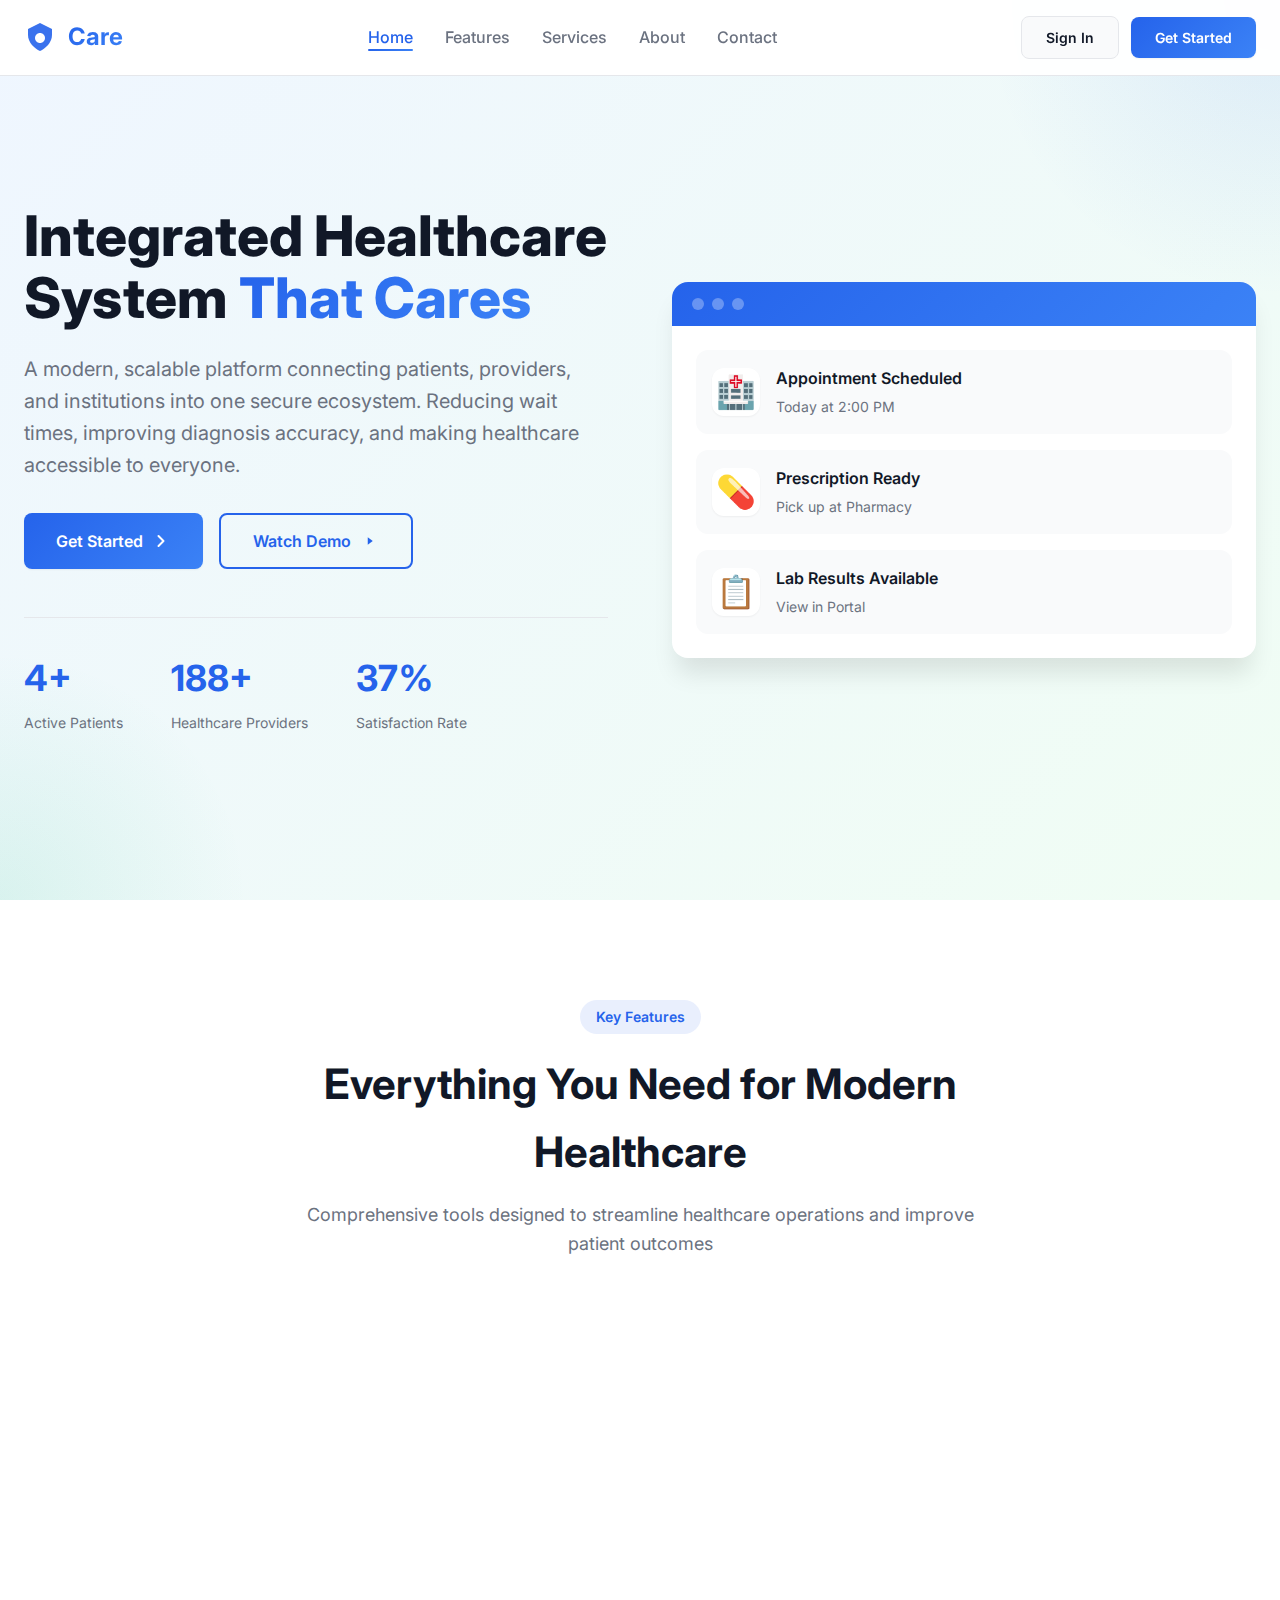
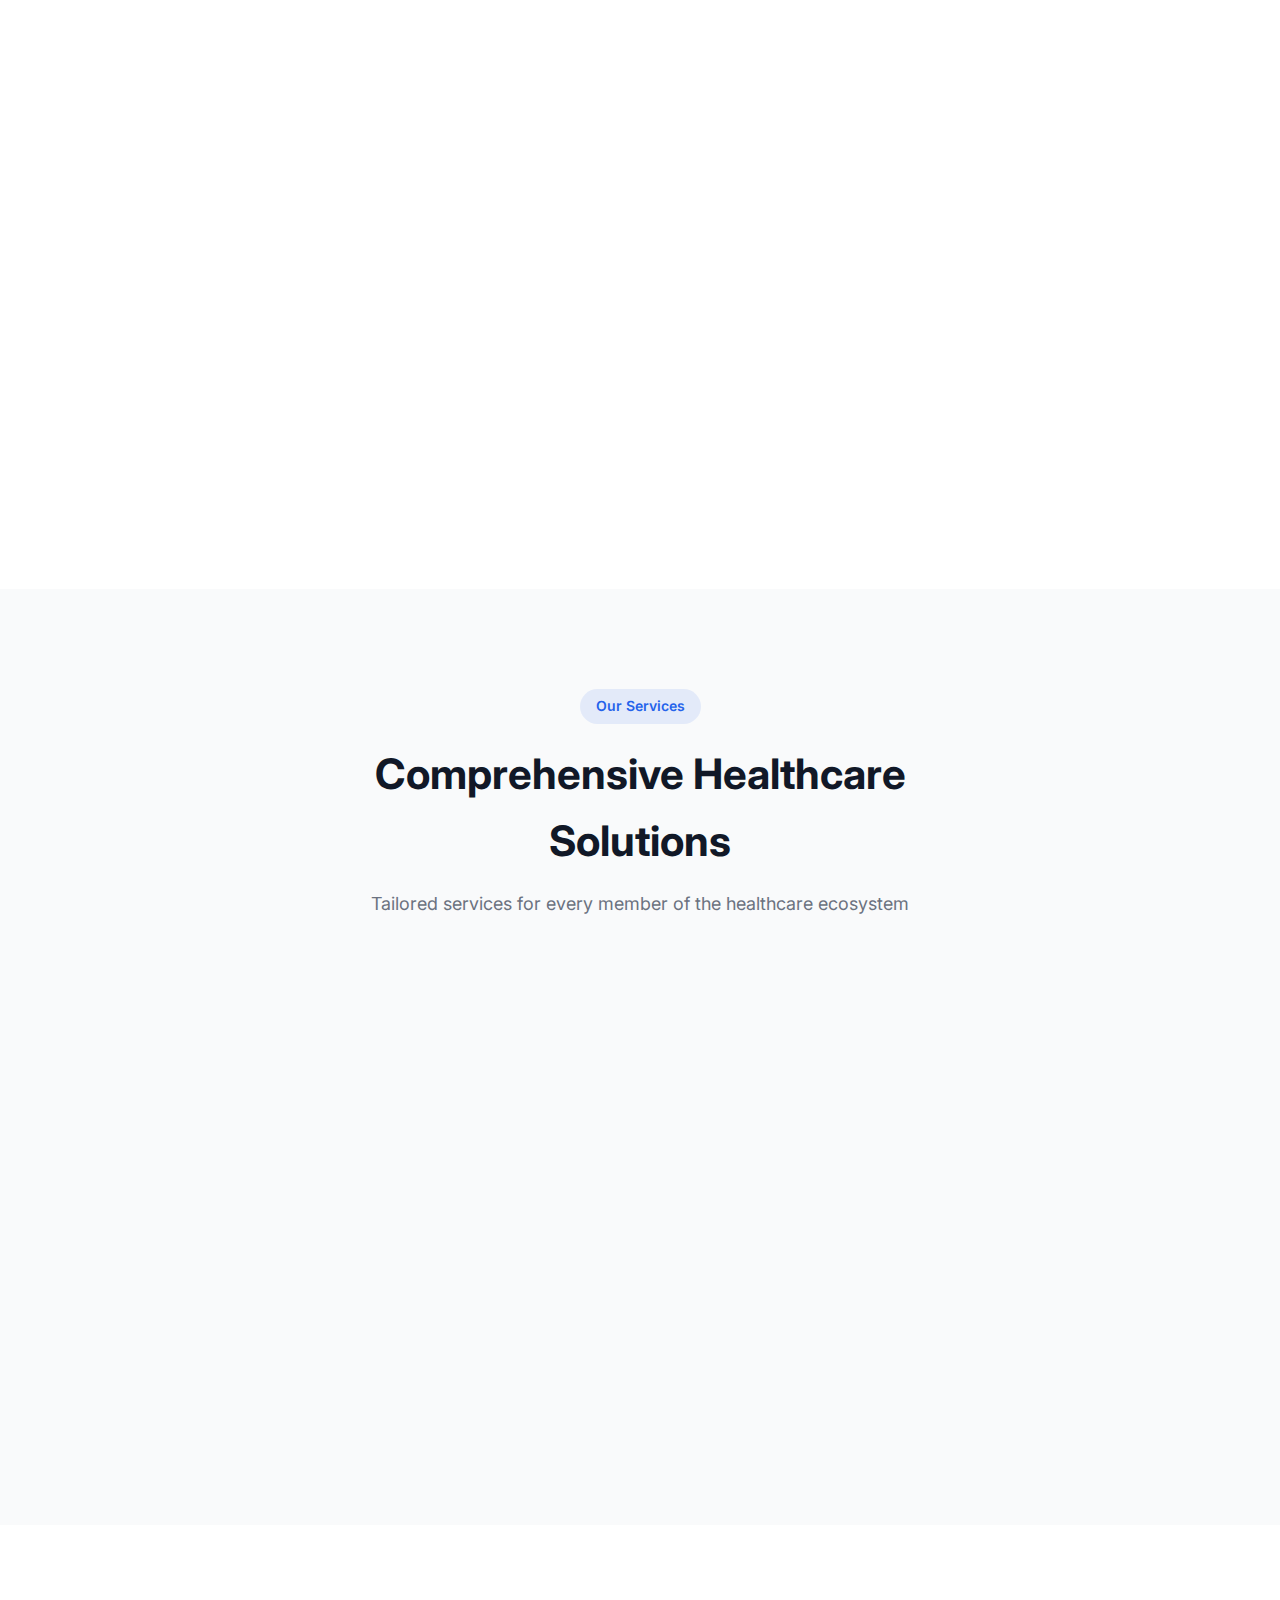
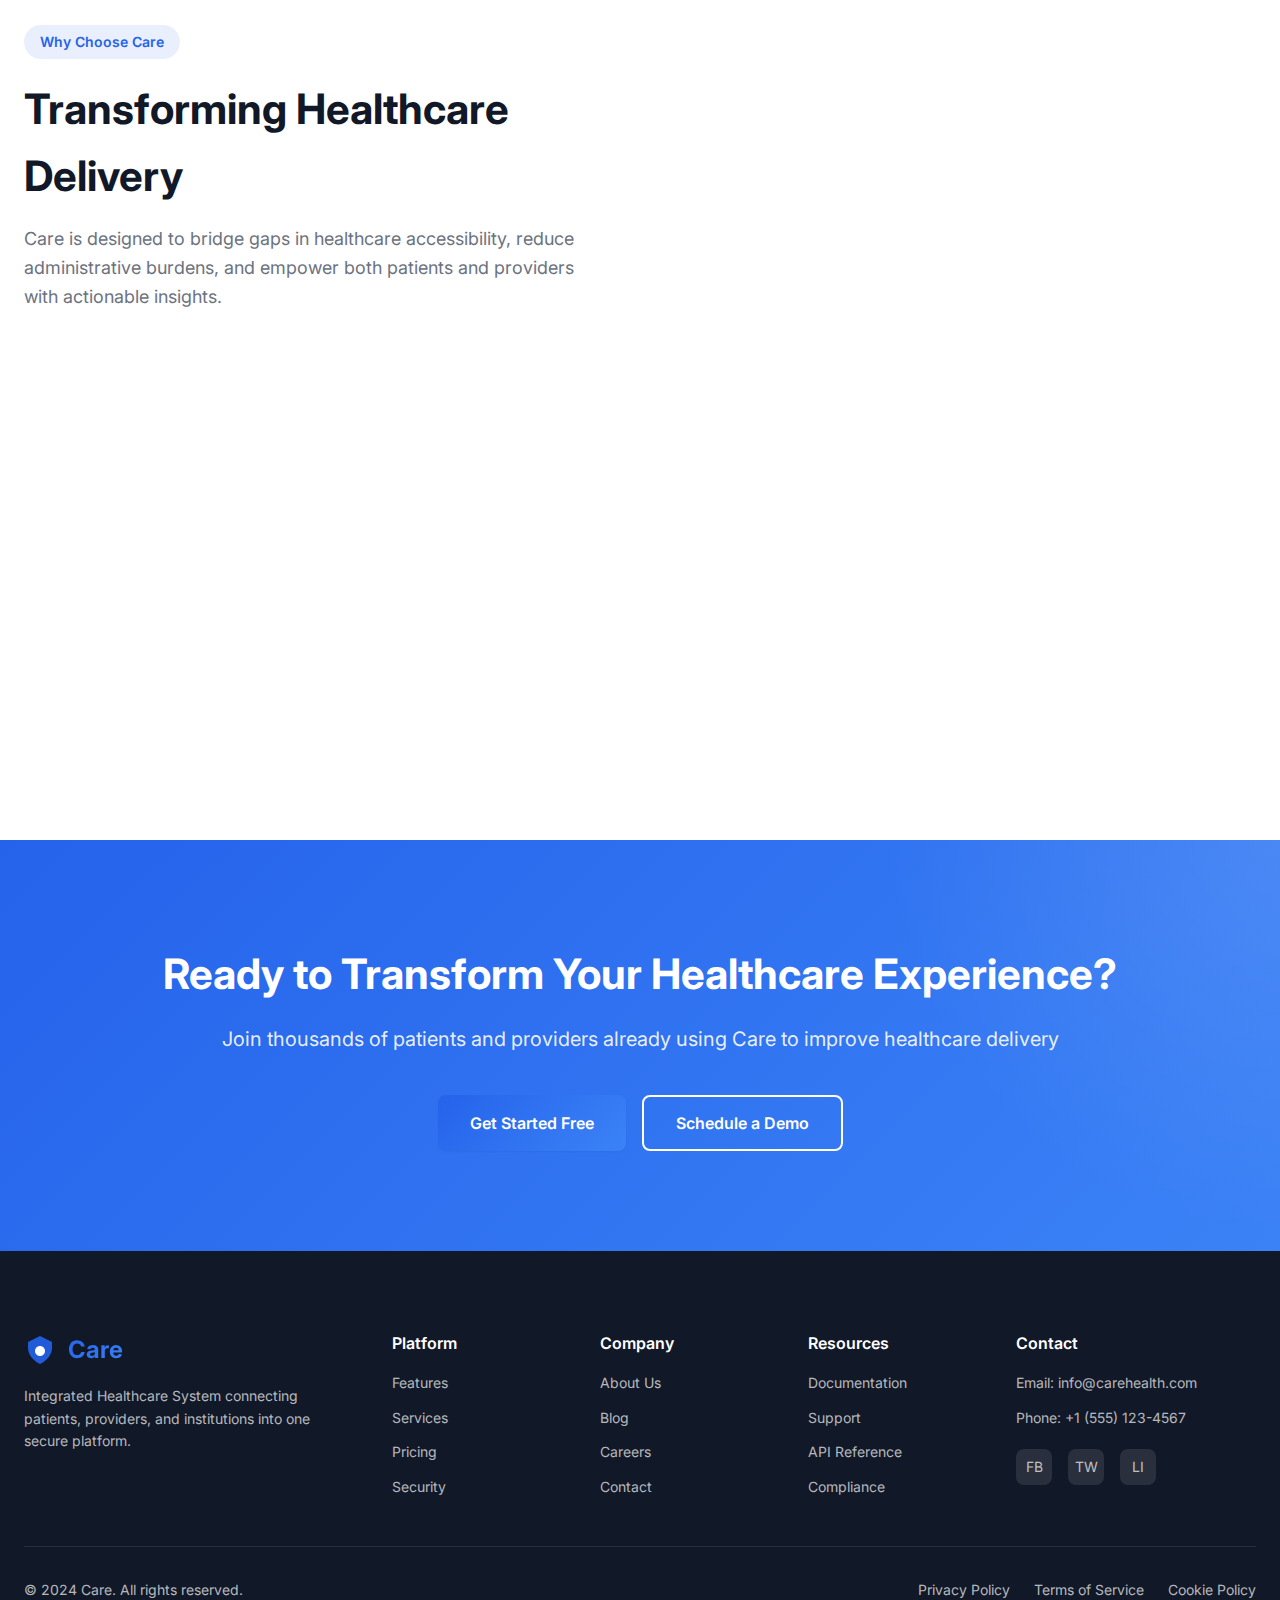
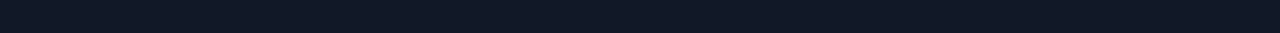
<file: index.html>
<!DOCTYPE html>
<html lang="en">
<head>
    <meta charset="UTF-8">
    <meta name="viewport" content="width=device-width, initial-scale=1.0">
    <meta name="description" content="Care - Integrated Healthcare System. A modern, scalable healthcare management platform connecting patients, providers, and institutions.">
    <title>Care - Integrated Healthcare System</title>
    <link rel="stylesheet" href="styles.css">
    <link rel="preconnect" href="https://fonts.googleapis.com">
    <link rel="preconnect" href="https://fonts.gstatic.com" crossorigin>
    <link href="https://fonts.googleapis.com/css2?family=Inter:wght@300;400;500;600;700;800&display=swap" rel="stylesheet">
</head>
<body>
    <!-- Navigation -->
    <nav class="navbar" id="navbar">
        <div class="container">
            <div class="nav-content">
                <div class="logo">
                    <svg width="32" height="32" viewBox="0 0 32 32" fill="none" xmlns="http://www.w3.org/2000/svg">
                        <path d="M16 2L4 8V14C4 21.5 10.5 27.5 16 30C21.5 27.5 28 21.5 28 14V8L16 2Z" fill="#2563EB" fill-opacity="0.9"/>
                        <path d="M16 22C18.7614 22 21 19.7614 21 17C21 14.2386 18.7614 12 16 12C13.2386 12 11 14.2386 11 17C11 19.7614 13.2386 22 16 22Z" fill="white"/>
                    </svg>
                    <span class="logo-text">Care</span>
                </div>
                <ul class="nav-menu" id="navMenu">
                    <li><a href="#home" class="nav-link active">Home</a></li>
                    <li><a href="#features" class="nav-link">Features</a></li>
                    <li><a href="#services" class="nav-link">Services</a></li>
                    <li><a href="#about" class="nav-link">About</a></li>
                    <li><a href="#contact" class="nav-link">Contact</a></li>
                </ul>
                <div class="nav-buttons">
                    <button class="btn btn-secondary">Sign In</button>
                    <button class="btn btn-primary">Get Started</button>
                </div>
                <button class="hamburger" id="hamburger">
                    <span></span>
                    <span></span>
                    <span></span>
                </button>
            </div>
        </div>
    </nav>

    <!-- Hero Section -->
    <section class="hero" id="home">
        <div class="hero-background"></div>
        <div class="container">
            <div class="hero-content">
                <div class="hero-text">
                    <h1 class="hero-title">
                        Integrated Healthcare System
                        <span class="gradient-text">That Cares</span>
                    </h1>
                    <p class="hero-description">
                        A modern, scalable platform connecting patients, providers, and institutions 
                        into one secure ecosystem. Reducing wait times, improving diagnosis accuracy, 
                        and making healthcare accessible to everyone.
                    </p>
                    <div class="hero-buttons">
                        <button class="btn btn-primary btn-large">
                            Get Started
                            <svg width="20" height="20" viewBox="0 0 20 20" fill="none">
                                <path d="M7.5 15L12.5 10L7.5 5" stroke="currentColor" stroke-width="2" stroke-linecap="round" stroke-linejoin="round"/>
                            </svg>
                        </button>
                        <button class="btn btn-outline btn-large">
                            Watch Demo
                            <svg width="20" height="20" viewBox="0 0 20 20" fill="none">
                                <path d="M8.75 6.25L13.75 10L8.75 13.75V6.25Z" fill="currentColor"/>
                            </svg>
                        </button>
                    </div>
                    <div class="hero-stats">
                        <div class="stat-item">
                            <div class="stat-number">10K+</div>
                            <div class="stat-label">Active Patients</div>
                        </div>
                        <div class="stat-item">
                            <div class="stat-number">500+</div>
                            <div class="stat-label">Healthcare Providers</div>
                        </div>
                        <div class="stat-item">
                            <div class="stat-number">98%</div>
                            <div class="stat-label">Satisfaction Rate</div>
                        </div>
                    </div>
                </div>
                <div class="hero-image">
                    <div class="hero-card">
                        <div class="card-header">
                            <div class="card-dots">
                                <span></span>
                                <span></span>
                                <span></span>
                            </div>
                        </div>
                        <div class="card-content">
                            <div class="dashboard-preview">
                                <div class="dashboard-item">
                                    <div class="dashboard-icon">🏥</div>
                                    <div class="dashboard-text">
                                        <div class="dashboard-title">Appointment Scheduled</div>
                                        <div class="dashboard-subtitle">Today at 2:00 PM</div>
                                    </div>
                                </div>
                                <div class="dashboard-item">
                                    <div class="dashboard-icon">💊</div>
                                    <div class="dashboard-text">
                                        <div class="dashboard-title">Prescription Ready</div>
                                        <div class="dashboard-subtitle">Pick up at Pharmacy</div>
                                    </div>
                                </div>
                                <div class="dashboard-item">
                                    <div class="dashboard-icon">📋</div>
                                    <div class="dashboard-text">
                                        <div class="dashboard-title">Lab Results Available</div>
                                        <div class="dashboard-subtitle">View in Portal</div>
                                    </div>
                                </div>
                            </div>
                        </div>
                    </div>
                </div>
            </div>
        </div>
    </section>

    <!-- Features Section -->
    <section class="features" id="features">
        <div class="container">
            <div class="section-header">
                <span class="section-tag">Key Features</span>
                <h2 class="section-title">Everything You Need for Modern Healthcare</h2>
                <p class="section-description">
                    Comprehensive tools designed to streamline healthcare operations and improve patient outcomes
                </p>
            </div>
            <div class="features-grid">
                <div class="feature-card">
                    <div class="feature-icon">
                        <svg width="32" height="32" viewBox="0 0 32 32" fill="none">
                            <path d="M16 2L4 8V14C4 21.5 10.5 27.5 16 30C21.5 27.5 28 21.5 28 14V8L16 2Z" fill="#2563EB" fill-opacity="0.1"/>
                            <path d="M16 22C18.7614 22 21 19.7614 21 17C21 14.2386 18.7614 12 16 12C13.2386 12 11 14.2386 11 17C11 19.7614 13.2386 22 16 22Z" fill="#2563EB"/>
                        </svg>
                    </div>
                    <h3 class="feature-title">Patient Management</h3>
                    <p class="feature-description">
                        Digital patient profiles with complete medical history, allergy tracking, 
                        vaccination records, and secure QR-based Medical ID for emergency access.
                    </p>
                    <a href="#" class="feature-link">Learn more →</a>
                </div>
                <div class="feature-card">
                    <div class="feature-icon">
                        <svg width="32" height="32" viewBox="0 0 32 32" fill="none">
                            <rect x="4" y="6" width="24" height="20" rx="2" fill="#2563EB" fill-opacity="0.1"/>
                            <path d="M8 14H24M8 18H20M8 22H16" stroke="#2563EB" stroke-width="2" stroke-linecap="round"/>
                        </svg>
                    </div>
                    <h3 class="feature-title">Appointment & Queue System</h3>
                    <p class="feature-description">
                        Online appointment booking with real-time queue monitoring, SMS/Email notifications, 
                        and intelligent scheduling to minimize wait times.
                    </p>
                    <a href="#" class="feature-link">Learn more →</a>
                </div>
                <div class="feature-card">
                    <div class="feature-icon">
                        <svg width="32" height="32" viewBox="0 0 32 32" fill="none">
                            <path d="M6 8H26C27.1046 8 28 8.89543 28 10V26C28 27.1046 27.1046 28 26 28H6C4.89543 28 4 27.1046 4 26V10C4 8.89543 4.89543 8 6 8Z" fill="#2563EB" fill-opacity="0.1"/>
                            <path d="M10 14H22M10 18H18M10 22H16" stroke="#2563EB" stroke-width="2" stroke-linecap="round"/>
                        </svg>
                    </div>
                    <h3 class="feature-title">Electronic Medical Records</h3>
                    <p class="feature-description">
                        Complete EMR system with doctor notes, lab results, imaging uploads, 
                        prescription history, and encrypted visit timeline.
                    </p>
                    <a href="#" class="feature-link">Learn more →</a>
                </div>
                <div class="feature-card">
                    <div class="feature-icon">
                        <svg width="32" height="32" viewBox="0 0 32 32" fill="none">
                            <circle cx="16" cy="16" r="12" fill="#2563EB" fill-opacity="0.1"/>
                            <path d="M12 16L15 19L20 14" stroke="#2563EB" stroke-width="2" stroke-linecap="round" stroke-linejoin="round"/>
                        </svg>
                    </div>
                    <h3 class="feature-title">AI-Assisted Diagnosis</h3>
                    <p class="feature-description">
                        Advanced symptom checker, health risk scoring, abnormal lab result detection, 
                        and drug interaction warnings to support healthcare professionals.
                    </p>
                    <a href="#" class="feature-link">Learn more →</a>
                </div>
                <div class="feature-card">
                    <div class="feature-icon">
                        <svg width="32" height="32" viewBox="0 0 32 32" fill="none">
                            <rect x="6" y="4" width="20" height="24" rx="2" fill="#2563EB" fill-opacity="0.1"/>
                            <path d="M12 12H20M12 16H18M12 20H16" stroke="#2563EB" stroke-width="2" stroke-linecap="round"/>
                        </svg>
                    </div>
                    <h3 class="feature-title">Pharmacy & Prescription</h3>
                    <p class="feature-description">
                        Electronic prescriptions, medicine availability lookup, automatic refill reminders, 
                        and controlled drug monitoring for safe medication management.
                    </p>
                    <a href="#" class="feature-link">Learn more →</a>
                </div>
                <div class="feature-card">
                    <div class="feature-icon">
                        <svg width="32" height="32" viewBox="0 0 32 32" fill="none">
                            <circle cx="16" cy="16" r="10" fill="#2563EB" fill-opacity="0.1"/>
                            <path d="M16 10V16L20 18" stroke="#2563EB" stroke-width="2" stroke-linecap="round"/>
                        </svg>
                    </div>
                    <h3 class="feature-title">Laboratory Integration</h3>
                    <p class="feature-description">
                        Online lab test requests, automatic result uploads, normal range comparison, 
                        and critical value alerts for timely patient care.
                    </p>
                    <a href="#" class="feature-link">Learn more →</a>
                </div>
            </div>
        </div>
    </section>

    <!-- Services Section -->
    <section class="services" id="services">
        <div class="container">
            <div class="section-header">
                <span class="section-tag">Our Services</span>
                <h2 class="section-title">Comprehensive Healthcare Solutions</h2>
                <p class="section-description">
                    Tailored services for every member of the healthcare ecosystem
                </p>
            </div>
            <div class="services-grid">
                <div class="service-card">
                    <div class="service-number">01</div>
                    <h3 class="service-title">For Patients</h3>
                    <ul class="service-list">
                        <li>Secure access to medical records</li>
                        <li>Easy appointment booking</li>
                        <li>Prescription management</li>
                        <li>Lab results in real-time</li>
                        <li>Emergency Medical ID</li>
                    </ul>
                </div>
                <div class="service-card">
                    <div class="service-number">02</div>
                    <h3 class="service-title">For Healthcare Providers</h3>
                    <ul class="service-list">
                        <li>Integrated EMR system</li>
                        <li>AI-assisted diagnosis support</li>
                        <li>Patient queue management</li>
                        <li>Electronic prescriptions</li>
                        <li>Analytics dashboard</li>
                    </ul>
                </div>
                <div class="service-card">
                    <div class="service-number">03</div>
                    <h3 class="service-title">For Institutions</h3>
                    <ul class="service-list">
                        <li>Multi-facility management</li>
                        <li>Billing & insurance tracking</li>
                        <li>Performance analytics</li>
                        <li>Inventory forecasting</li>
                        <li>Compliance reporting</li>
                    </ul>
                </div>
            </div>
        </div>
    </section>

    <!-- Benefits Section -->
    <section class="benefits" id="about">
        <div class="container">
            <div class="benefits-content">
                <div class="benefits-text">
                    <span class="section-tag">Why Choose Care</span>
                    <h2 class="section-title">Transforming Healthcare Delivery</h2>
                    <p class="benefits-description">
                        Care is designed to bridge gaps in healthcare accessibility, reduce administrative 
                        burdens, and empower both patients and providers with actionable insights.
                    </p>
                    <div class="benefits-list">
                        <div class="benefit-item">
                            <div class="benefit-icon">✓</div>
                            <div class="benefit-content">
                                <h4>Unified Records</h4>
                                <p>Access medical records from any participating facility</p>
                            </div>
                        </div>
                        <div class="benefit-item">
                            <div class="benefit-icon">✓</div>
                            <div class="benefit-content">
                                <h4>AI-Powered Support</h4>
                                <p>Advanced clinical decision support tools</p>
                            </div>
                        </div>
                        <div class="benefit-item">
                            <div class="benefit-icon">✓</div>
                            <div class="benefit-content">
                                <h4>Mobile-First Design</h4>
                                <p>Responsive platform accessible from any device</p>
                            </div>
                        </div>
                        <div class="benefit-item">
                            <div class="benefit-icon">✓</div>
                            <div class="benefit-content">
                                <h4>Enterprise Security</h4>
                                <p>End-to-end encryption and HIPAA compliance-ready</p>
                            </div>
                        </div>
                        <div class="benefit-item">
                            <div class="benefit-icon">✓</div>
                            <div class="benefit-content">
                                <h4>Scalable Solution</h4>
                                <p>From single clinic to city-wide deployment</p>
                            </div>
                        </div>
                    </div>
                </div>
                <div class="benefits-image">
                    <div class="benefits-card">
                        <div class="security-badge">
                            <svg width="24" height="24" viewBox="0 0 24 24" fill="none">
                                <path d="M12 22C17.5228 22 22 17.5228 22 12C22 6.47715 17.5228 2 12 2C6.47715 2 2 6.47715 2 12C2 17.5228 6.47715 22 12 22Z" fill="#10B981" fill-opacity="0.1"/>
                                <path d="M8 12L11 15L16 10" stroke="#10B981" stroke-width="2" stroke-linecap="round" stroke-linejoin="round"/>
                            </svg>
                            <span>Secure & Compliant</span>
                        </div>
                        <h4>Security Features</h4>
                        <ul class="security-list">
                            <li>Two-Factor Authentication</li>
                            <li>End-to-End Encryption</li>
                            <li>Activity Logging</li>
                            <li>Role-Based Access</li>
                            <li>HIPAA-Inspired Compliance</li>
                        </ul>
                    </div>
                </div>
            </div>
        </div>
    </section>

    <!-- CTA Section -->
    <section class="cta">
        <div class="container">
            <div class="cta-content">
                <h2 class="cta-title">Ready to Transform Your Healthcare Experience?</h2>
                <p class="cta-description">
                    Join thousands of patients and providers already using Care to improve healthcare delivery
                </p>
                <div class="cta-buttons">
                    <button class="btn btn-primary btn-large">Get Started Free</button>
                    <button class="btn btn-outline btn-large">Schedule a Demo</button>
                </div>
            </div>
        </div>
    </section>

    <!-- Footer -->
    <footer class="footer" id="contact">
        <div class="container">
            <div class="footer-content">
                <div class="footer-section">
                    <div class="logo">
                        <svg width="32" height="32" viewBox="0 0 32 32" fill="none" xmlns="http://www.w3.org/2000/svg">
                            <path d="M16 2L4 8V14C4 21.5 10.5 27.5 16 30C21.5 27.5 28 21.5 28 14V8L16 2Z" fill="#2563EB" fill-opacity="0.9"/>
                            <path d="M16 22C18.7614 22 21 19.7614 21 17C21 14.2386 18.7614 12 16 12C13.2386 12 11 14.2386 11 17C11 19.7614 13.2386 22 16 22Z" fill="white"/>
                        </svg>
                        <span class="logo-text">Care</span>
                    </div>
                    <p class="footer-description">
                        Integrated Healthcare System connecting patients, providers, and institutions 
                        into one secure platform.
                    </p>
                </div>
                <div class="footer-section">
                    <h4 class="footer-title">Platform</h4>
                    <ul class="footer-links">
                        <li><a href="#features">Features</a></li>
                        <li><a href="#services">Services</a></li>
                        <li><a href="#">Pricing</a></li>
                        <li><a href="#">Security</a></li>
                    </ul>
                </div>
                <div class="footer-section">
                    <h4 class="footer-title">Company</h4>
                    <ul class="footer-links">
                        <li><a href="#about">About Us</a></li>
                        <li><a href="#">Blog</a></li>
                        <li><a href="#">Careers</a></li>
                        <li><a href="#contact">Contact</a></li>
                    </ul>
                </div>
                <div class="footer-section">
                    <h4 class="footer-title">Resources</h4>
                    <ul class="footer-links">
                        <li><a href="#">Documentation</a></li>
                        <li><a href="#">Support</a></li>
                        <li><a href="#">API Reference</a></li>
                        <li><a href="#">Compliance</a></li>
                    </ul>
                </div>
                <div class="footer-section">
                    <h4 class="footer-title">Contact</h4>
                    <ul class="footer-links">
                        <li>Email: info@carehealth.com</li>
                        <li>Phone: +1 (555) 123-4567</li>
                        <li>
                            <div class="social-links">
                                <a href="#" aria-label="Facebook">FB</a>
                                <a href="#" aria-label="Twitter">TW</a>
                                <a href="#" aria-label="LinkedIn">LI</a>
                            </div>
                        </li>
                    </ul>
                </div>
            </div>
            <div class="footer-bottom">
                <p>&copy; 2024 Care. All rights reserved.</p>
                <div class="footer-legal">
                    <a href="#">Privacy Policy</a>
                    <a href="#">Terms of Service</a>
                    <a href="#">Cookie Policy</a>
                </div>
            </div>
        </div>
    </footer>

    <script src="script.js"></script>
</body>
</html>
</file>
<file: styles.css>
/* ========================================
   CSS Variables & Reset
   ======================================== */
:root {
    --primary-color: #2563EB;
    --primary-dark: #1E40AF;
    --primary-light: #3B82F6;
    --secondary-color: #10B981;
    --text-primary: #111827;
    --text-secondary: #6B7280;
    --text-light: #9CA3AF;
    --bg-primary: #FFFFFF;
    --bg-secondary: #F9FAFB;
    --bg-tertiary: #F3F4F6;
    --border-color: #E5E7EB;
    --shadow-sm: 0 1px 2px 0 rgba(0, 0, 0, 0.05);
    --shadow-md: 0 4px 6px -1px rgba(0, 0, 0, 0.1);
    --shadow-lg: 0 10px 15px -3px rgba(0, 0, 0, 0.1);
    --shadow-xl: 0 20px 25px -5px rgba(0, 0, 0, 0.1);
    --gradient-primary: linear-gradient(135deg, #2563EB 0%, #3B82F6 100%);
    --gradient-secondary: linear-gradient(135deg, #10B981 0%, #34D399 100%);
}

* {
    margin: 0;
    padding: 0;
    box-sizing: border-box;
}

html {
    scroll-behavior: smooth;
}

body {
    font-family: 'Inter', -apple-system, BlinkMacSystemFont, 'Segoe UI', Roboto, Oxygen, Ubuntu, Cantarell, sans-serif;
    line-height: 1.6;
    color: var(--text-primary);
    background-color: var(--bg-primary);
    overflow-x: hidden;
}

.container {
    max-width: 1280px;
    margin: 0 auto;
    padding: 0 24px;
}

/* ========================================
   Navigation
   ======================================== */
.navbar {
    position: fixed;
    top: 0;
    left: 0;
    right: 0;
    background: rgba(255, 255, 255, 0.95);
    backdrop-filter: blur(10px);
    border-bottom: 1px solid var(--border-color);
    z-index: 1000;
    transition: all 0.3s ease;
}

.navbar.scrolled {
    box-shadow: var(--shadow-md);
}

.nav-content {
    display: flex;
    align-items: center;
    justify-content: space-between;
    padding: 16px 0;
    gap: 32px;
}

.logo {
    display: flex;
    align-items: center;
    gap: 12px;
    font-size: 24px;
    font-weight: 700;
    color: var(--primary-color);
    text-decoration: none;
}

.logo-text {
    background: var(--gradient-primary);
    -webkit-background-clip: text;
    -webkit-text-fill-color: transparent;
    background-clip: text;
}

.nav-menu {
    display: flex;
    list-style: none;
    gap: 32px;
    align-items: center;
}

.nav-link {
    color: var(--text-secondary);
    text-decoration: none;
    font-weight: 500;
    transition: color 0.3s ease;
    position: relative;
}

.nav-link:hover,
.nav-link.active {
    color: var(--primary-color);
}

.nav-link.active::after {
    content: '';
    position: absolute;
    bottom: -4px;
    left: 0;
    right: 0;
    height: 2px;
    background: var(--gradient-primary);
    border-radius: 2px;
}

.nav-buttons {
    display: flex;
    gap: 12px;
    align-items: center;
}

.hamburger {
    display: none;
    flex-direction: column;
    gap: 4px;
    background: none;
    border: none;
    cursor: pointer;
    padding: 8px;
}

.hamburger span {
    width: 24px;
    height: 2px;
    background: var(--text-primary);
    transition: all 0.3s ease;
    border-radius: 2px;
}

/* ========================================
   Buttons
   ======================================== */
.btn {
    padding: 12px 24px;
    border-radius: 8px;
    font-weight: 600;
    font-size: 14px;
    cursor: pointer;
    transition: all 0.3s ease;
    border: none;
    display: inline-flex;
    align-items: center;
    gap: 8px;
    text-decoration: none;
    font-family: inherit;
}

.btn-primary {
    background: var(--gradient-primary);
    color: white;
    box-shadow: var(--shadow-sm);
}

.btn-primary:hover {
    transform: translateY(-2px);
    box-shadow: var(--shadow-md);
}

.btn-secondary {
    background: var(--bg-secondary);
    color: var(--text-primary);
    border: 1px solid var(--border-color);
}

.btn-secondary:hover {
    background: var(--bg-tertiary);
}

.btn-outline {
    background: transparent;
    color: var(--primary-color);
    border: 2px solid var(--primary-color);
}

.btn-outline:hover {
    background: var(--primary-color);
    color: white;
}

.btn-large {
    padding: 16px 32px;
    font-size: 16px;
}

/* ========================================
   Hero Section
   ======================================== */
.hero {
    position: relative;
    padding: 140px 0 100px;
    min-height: 100vh;
    display: flex;
    align-items: center;
    overflow: hidden;
}

.hero-background {
    position: absolute;
    top: 0;
    left: 0;
    right: 0;
    bottom: 0;
    background: linear-gradient(135deg, #EFF6FF 0%, #F0FDF4 100%);
    z-index: -1;
}

.hero-background::before {
    content: '';
    position: absolute;
    width: 600px;
    height: 600px;
    background: radial-gradient(circle, rgba(37, 99, 235, 0.1) 0%, transparent 70%);
    top: -300px;
    right: -300px;
    border-radius: 50%;
}

.hero-background::after {
    content: '';
    position: absolute;
    width: 500px;
    height: 500px;
    background: radial-gradient(circle, rgba(16, 185, 129, 0.1) 0%, transparent 70%);
    bottom: -250px;
    left: -250px;
    border-radius: 50%;
}

.hero-content {
    display: grid;
    grid-template-columns: 1fr 1fr;
    gap: 64px;
    align-items: center;
}

.hero-text {
    z-index: 1;
}

.hero-title {
    font-size: 56px;
    font-weight: 800;
    line-height: 1.1;
    margin-bottom: 24px;
    color: var(--text-primary);
}

.gradient-text {
    background: var(--gradient-primary);
    -webkit-background-clip: text;
    -webkit-text-fill-color: transparent;
    background-clip: text;
}

.hero-description {
    font-size: 20px;
    color: var(--text-secondary);
    margin-bottom: 32px;
    line-height: 1.6;
}

.hero-buttons {
    display: flex;
    gap: 16px;
    margin-bottom: 48px;
    flex-wrap: wrap;
}

.hero-stats {
    display: flex;
    gap: 48px;
    padding-top: 32px;
    border-top: 1px solid var(--border-color);
}

.stat-item {
    display: flex;
    flex-direction: column;
}

.stat-number {
    font-size: 36px;
    font-weight: 700;
    color: var(--primary-color);
    margin-bottom: 4px;
}

.stat-label {
    font-size: 14px;
    color: var(--text-secondary);
}

.hero-image {
    position: relative;
}

.hero-card {
    background: white;
    border-radius: 16px;
    box-shadow: var(--shadow-xl);
    overflow: hidden;
    transform: translateY(0);
    transition: transform 0.3s ease;
}

.hero-card:hover {
    transform: translateY(-8px);
}

.card-header {
    background: var(--gradient-primary);
    padding: 16px 20px;
}

.card-dots {
    display: flex;
    gap: 8px;
}

.card-dots span {
    width: 12px;
    height: 12px;
    border-radius: 50%;
    background: rgba(255, 255, 255, 0.3);
}

.card-content {
    padding: 24px;
}

.dashboard-preview {
    display: flex;
    flex-direction: column;
    gap: 16px;
}

.dashboard-item {
    display: flex;
    gap: 16px;
    align-items: center;
    padding: 16px;
    background: var(--bg-secondary);
    border-radius: 12px;
    transition: all 0.3s ease;
}

.dashboard-item:hover {
    background: var(--bg-tertiary);
    transform: translateX(4px);
}

.dashboard-icon {
    font-size: 32px;
    width: 48px;
    height: 48px;
    display: flex;
    align-items: center;
    justify-content: center;
    background: white;
    border-radius: 12px;
    box-shadow: var(--shadow-sm);
}

.dashboard-text {
    flex: 1;
}

.dashboard-title {
    font-weight: 600;
    color: var(--text-primary);
    margin-bottom: 4px;
}

.dashboard-subtitle {
    font-size: 14px;
    color: var(--text-secondary);
}

/* ========================================
   Section Styles
   ======================================== */
.section-header {
    text-align: center;
    max-width: 700px;
    margin: 0 auto 64px;
}

.section-tag {
    display: inline-block;
    padding: 6px 16px;
    background: rgba(37, 99, 235, 0.1);
    color: var(--primary-color);
    border-radius: 20px;
    font-size: 14px;
    font-weight: 600;
    margin-bottom: 16px;
}

.section-title {
    font-size: 42px;
    font-weight: 700;
    margin-bottom: 16px;
    color: var(--text-primary);
}

.section-description {
    font-size: 18px;
    color: var(--text-secondary);
    line-height: 1.6;
}

/* ========================================
   Features Section
   ======================================== */
.features {
    padding: 100px 0;
    background: var(--bg-primary);
}

.features-grid {
    display: grid;
    grid-template-columns: repeat(auto-fit, minmax(350px, 1fr));
    gap: 32px;
}

.feature-card {
    padding: 32px;
    background: white;
    border-radius: 16px;
    border: 1px solid var(--border-color);
    transition: all 0.3s ease;
}

.feature-card:hover {
    transform: translateY(-4px);
    box-shadow: var(--shadow-lg);
    border-color: var(--primary-color);
}

.feature-icon {
    width: 64px;
    height: 64px;
    display: flex;
    align-items: center;
    justify-content: center;
    background: rgba(37, 99, 235, 0.1);
    border-radius: 12px;
    margin-bottom: 24px;
}

.feature-title {
    font-size: 24px;
    font-weight: 600;
    margin-bottom: 12px;
    color: var(--text-primary);
}

.feature-description {
    font-size: 16px;
    color: var(--text-secondary);
    line-height: 1.6;
    margin-bottom: 16px;
}

.feature-link {
    color: var(--primary-color);
    text-decoration: none;
    font-weight: 600;
    font-size: 14px;
    transition: gap 0.3s ease;
    display: inline-flex;
    align-items: center;
    gap: 4px;
}

.feature-link:hover {
    gap: 8px;
}

/* ========================================
   Services Section
   ======================================== */
.services {
    padding: 100px 0;
    background: var(--bg-secondary);
}

.services-grid {
    display: grid;
    grid-template-columns: repeat(auto-fit, minmax(320px, 1fr));
    gap: 32px;
}

.service-card {
    padding: 40px;
    background: white;
    border-radius: 16px;
    box-shadow: var(--shadow-md);
    position: relative;
    transition: all 0.3s ease;
}

.service-card:hover {
    transform: translateY(-8px);
    box-shadow: var(--shadow-xl);
}

.service-number {
    position: absolute;
    top: 24px;
    right: 24px;
    font-size: 48px;
    font-weight: 800;
    color: rgba(37, 99, 235, 0.1);
    line-height: 1;
}

.service-title {
    font-size: 28px;
    font-weight: 600;
    margin-bottom: 24px;
    color: var(--text-primary);
}

.service-list {
    list-style: none;
}

.service-list li {
    padding: 12px 0;
    color: var(--text-secondary);
    position: relative;
    padding-left: 24px;
}

.service-list li::before {
    content: '✓';
    position: absolute;
    left: 0;
    color: var(--secondary-color);
    font-weight: 600;
}

/* ========================================
   Benefits Section
   ======================================== */
.benefits {
    padding: 100px 0;
    background: var(--bg-primary);
}

.benefits-content {
    display: grid;
    grid-template-columns: 1fr 1fr;
    gap: 64px;
    align-items: center;
}

.benefits-text .section-tag {
    margin-bottom: 16px;
}

.benefits-description {
    font-size: 18px;
    color: var(--text-secondary);
    margin-bottom: 40px;
    line-height: 1.6;
}

.benefits-list {
    display: flex;
    flex-direction: column;
    gap: 24px;
}

.benefit-item {
    display: flex;
    gap: 16px;
    align-items: flex-start;
}

.benefit-icon {
    width: 32px;
    height: 32px;
    display: flex;
    align-items: center;
    justify-content: center;
    background: rgba(16, 185, 129, 0.1);
    color: var(--secondary-color);
    border-radius: 8px;
    font-weight: 600;
    flex-shrink: 0;
}

.benefit-content h4 {
    font-size: 18px;
    font-weight: 600;
    margin-bottom: 4px;
    color: var(--text-primary);
}

.benefit-content p {
    font-size: 16px;
    color: var(--text-secondary);
}

.benefits-card {
    background: white;
    border-radius: 16px;
    padding: 32px;
    box-shadow: var(--shadow-lg);
    border: 1px solid var(--border-color);
}

.security-badge {
    display: inline-flex;
    align-items: center;
    gap: 8px;
    padding: 8px 16px;
    background: rgba(16, 185, 129, 0.1);
    border-radius: 20px;
    font-size: 14px;
    font-weight: 600;
    color: var(--secondary-color);
    margin-bottom: 24px;
}

.benefits-card h4 {
    font-size: 24px;
    font-weight: 600;
    margin-bottom: 24px;
    color: var(--text-primary);
}

.security-list {
    list-style: none;
    display: flex;
    flex-direction: column;
    gap: 16px;
}

.security-list li {
    padding: 12px 0;
    color: var(--text-secondary);
    position: relative;
    padding-left: 28px;
}

.security-list li::before {
    content: '🔒';
    position: absolute;
    left: 0;
}

/* ========================================
   CTA Section
   ======================================== */
.cta {
    padding: 100px 0;
    background: var(--gradient-primary);
    position: relative;
    overflow: hidden;
}

.cta::before {
    content: '';
    position: absolute;
    width: 800px;
    height: 800px;
    background: radial-gradient(circle, rgba(255, 255, 255, 0.1) 0%, transparent 70%);
    top: -400px;
    right: -400px;
    border-radius: 50%;
}

.cta-content {
    text-align: center;
    position: relative;
    z-index: 1;
}

.cta-title {
    font-size: 42px;
    font-weight: 700;
    color: white;
    margin-bottom: 16px;
}

.cta-description {
    font-size: 20px;
    color: rgba(255, 255, 255, 0.9);
    margin-bottom: 40px;
}

.cta-buttons {
    display: flex;
    gap: 16px;
    justify-content: center;
    flex-wrap: wrap;
}

.cta-buttons .btn-outline {
    border-color: white;
    color: white;
}

.cta-buttons .btn-outline:hover {
    background: white;
    color: var(--primary-color);
}

/* ========================================
   Footer
   ======================================== */
.footer {
    background: var(--text-primary);
    color: white;
    padding: 80px 0 32px;
}

.footer-content {
    display: grid;
    grid-template-columns: 2fr 1fr 1fr 1fr 1.5fr;
    gap: 48px;
    margin-bottom: 48px;
}

.footer-section {
    display: flex;
    flex-direction: column;
}

.footer-section .logo {
    margin-bottom: 16px;
}

.footer-description {
    color: rgba(255, 255, 255, 0.7);
    line-height: 1.6;
    font-size: 14px;
}

.footer-title {
    font-size: 16px;
    font-weight: 600;
    margin-bottom: 16px;
}

.footer-links {
    list-style: none;
    display: flex;
    flex-direction: column;
    gap: 12px;
}

.footer-links a,
.footer-links li {
    color: rgba(255, 255, 255, 0.7);
    text-decoration: none;
    font-size: 14px;
    transition: color 0.3s ease;
}

.footer-links a:hover {
    color: white;
}

.social-links {
    display: flex;
    gap: 16px;
    margin-top: 8px;
}

.social-links a {
    width: 36px;
    height: 36px;
    display: flex;
    align-items: center;
    justify-content: center;
    background: rgba(255, 255, 255, 0.1);
    border-radius: 8px;
    transition: all 0.3s ease;
}

.social-links a:hover {
    background: rgba(255, 255, 255, 0.2);
    transform: translateY(-2px);
}

.footer-bottom {
    display: flex;
    justify-content: space-between;
    align-items: center;
    padding-top: 32px;
    border-top: 1px solid rgba(255, 255, 255, 0.1);
    flex-wrap: wrap;
    gap: 16px;
}

.footer-bottom p {
    color: rgba(255, 255, 255, 0.7);
    font-size: 14px;
}

.footer-legal {
    display: flex;
    gap: 24px;
}

.footer-legal a {
    color: rgba(255, 255, 255, 0.7);
    text-decoration: none;
    font-size: 14px;
    transition: color 0.3s ease;
}

.footer-legal a:hover {
    color: white;
}

/* ========================================
   Responsive Design
   ======================================== */
@media (max-width: 1024px) {
    .hero-content {
        grid-template-columns: 1fr;
        gap: 48px;
    }

    .hero-image {
        order: -1;
    }

    .benefits-content {
        grid-template-columns: 1fr;
        gap: 48px;
    }

    .footer-content {
        grid-template-columns: 1fr 1fr;
        gap: 32px;
    }
}

@media (max-width: 768px) {
    .nav-menu {
        position: fixed;
        top: 73px;
        left: -100%;
        flex-direction: column;
        background: white;
        width: 100%;
        padding: 32px;
        box-shadow: var(--shadow-lg);
        transition: left 0.3s ease;
        align-items: flex-start;
        gap: 24px;
    }

    .nav-menu.active {
        left: 0;
    }

    .nav-buttons {
        display: none;
    }

    .hamburger {
        display: flex;
    }

    .hamburger.active span:nth-child(1) {
        transform: rotate(45deg) translate(8px, 8px);
    }

    .hamburger.active span:nth-child(2) {
        opacity: 0;
    }

    .hamburger.active span:nth-child(3) {
        transform: rotate(-45deg) translate(7px, -7px);
    }

    .hero {
        padding: 120px 0 60px;
    }

    .hero-title {
        font-size: 36px;
    }

    .hero-description {
        font-size: 18px;
    }

    .section-title {
        font-size: 32px;
    }

    .features-grid,
    .services-grid {
        grid-template-columns: 1fr;
    }

    .hero-stats {
        flex-direction: column;
        gap: 24px;
    }

    .footer-content {
        grid-template-columns: 1fr;
    }

    .footer-bottom {
        flex-direction: column;
        text-align: center;
    }

    .cta-title {
        font-size: 32px;
    }

    .cta-description {
        font-size: 18px;
    }
}

@media (max-width: 480px) {
    .container {
        padding: 0 16px;
    }

    .hero-title {
        font-size: 28px;
    }

    .hero-buttons {
        flex-direction: column;
    }

    .hero-buttons .btn {
        width: 100%;
        justify-content: center;
    }

    .cta-buttons {
        flex-direction: column;
    }

    .cta-buttons .btn {
        width: 100%;
        justify-content: center;
    }
}
</file>
